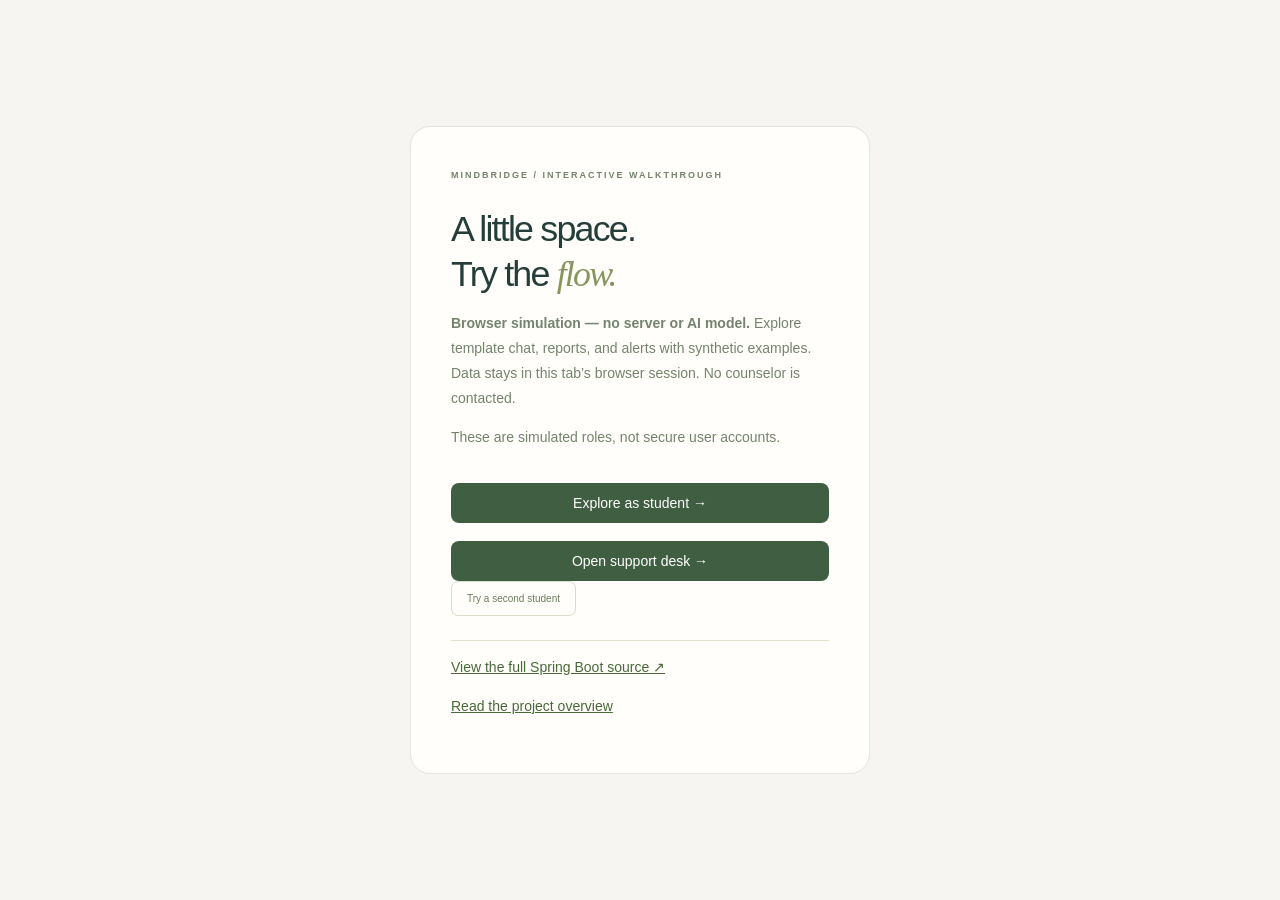
<file: demo/index.html>
<!doctype html><html lang="en"><head><meta charset="utf-8"><meta name="viewport" content="width=device-width,initial-scale=1"><title>MindBridge · Interactive browser demo</title><link rel="stylesheet" href="styles.css"><script defer src="roles.js"></script></head><body class="login-page"><section class="login-card"><p class="eyebrow">MINDBRIDGE / INTERACTIVE WALKTHROUGH</p><h1>A little space.<br>Try the <em>flow.</em></h1><p><strong>Browser simulation — no server or AI model.</strong> Explore template chat, reports, and alerts with synthetic examples. Data stays in this tab’s browser session. No counselor is contacted.</p><p>These are simulated roles, not secure user accounts.</p><button class="primary-button" data-role="student">Explore as student →</button><button class="primary-button" data-role="admin">Open support desk →</button><button class="subtle-button" data-role="student2">Try a second student</button><hr><p><a href="https://github.com/yundii/mindbridge">View the full Spring Boot source ↗</a></p><p><a href="https://yundiitao.netlify.app/projects/mindbridge.html">Read the project overview</a></p></section></body></html>
</file>
<file: demo/styles.css>
:root{--bg:#f6f5f1;--ink:#253e3a;--muted:#7a8781;--line:#e2e5dc;--green:#526f45;--lime:#e5edb2;--white:#fffefa}
*{box-sizing:border-box}
body{margin:0;background:var(--bg);color:var(--ink);font-family:'DM Sans',sans-serif;font-size:14px}
button,a,textarea{ -webkit-tap-highlight-color:transparent}
button{font:inherit;cursor:pointer}
button:disabled{opacity:.5;cursor:wait}
button:focus-visible,a:focus-visible,textarea:focus-visible{outline:2px solid var(--green);outline-offset:4px}
a{color:inherit;text-decoration:none}
.sidebar{position:fixed;inset:0 auto 0 0;width:252px;background:#efefe8;border-right:1px solid var(--line);padding:34px 23px;display:flex;flex-direction:column}
.brand{font:800 25px 'Manrope',sans-serif;letter-spacing:-1.4px;display:flex;align-items:center}
.brand-mark{display:inline-flex;position:relative;align-items:center;justify-content:center;background:var(--ink);color:var(--lime);height:34px;width:34px;border-radius:11px;margin-right:9px;font-size:25px}
.brand-mark span{font-size:14px;position:absolute;right:3px;top:-1px}
.brand-dot{color:#80935e}
.workspace-label{font-size:9px;letter-spacing:1.9px;color:#8c9488;margin:54px 10px 19px}
.nav-item{border:0;width:100%;display:flex;align-items:center;gap:13px;text-align:left;background:transparent;padding:15px 13px;margin-bottom:6px;border-radius:9px;font-size:12px;color:#748073}
.nav-item>span{font-size:21px;line-height:20px}
.nav-item i{font-size:10px;font-style:normal;margin-left:auto;opacity:.6}
.nav-item.selected{background:#dde5c6;color:#34472e;font-weight:650}
.sidebar-note{margin:auto 12px 55px}
.little-flower{color:#85995d;font-size:37px;margin-bottom:12px}
.sidebar-note h3{font:650 20px/1.4 'Manrope',sans-serif;letter-spacing:-.6px}
.sidebar-note p{font-size:12px;line-height:1.85;color:#83907c}
.local-status{display:flex;align-items:center;gap:11px;border-top:1px solid #dce0d4;padding-top:24px;font-size:11px}
.local-status small{display:block;color:#899280;margin-top:5px;font-size:10px}
.local-status>span:last-child{margin-left:auto;color:#899280}
.status-dot{display:inline-block;width:6px;height:6px;border-radius:50%;background:#749154}
main{margin-left:252px;padding:0 43px;max-width:1800px}
header{height:91px;border-bottom:1px solid var(--line);display:flex;align-items:center;justify-content:space-between;font-size:9px;font-weight:550;letter-spacing:1.5px;color:#879181}
.header-slash{margin:0 15px;color:#b8c0af}
.header-right{display:flex;gap:20px;align-items:center}
.demo-pill{padding:7px 12px;border:1px solid #dce1d4;border-radius:20px;font-size:8px;letter-spacing:1px}
.avatar{display:grid;place-items:center;border-radius:50%;background:#e5e8dc;height:33px;width:33px;color:#657658;font-size:12px}
.intro{display:flex;align-items:center;justify-content:space-between;gap:20px;padding:38px 0 28px}
.eyebrow{font-size:9px;letter-spacing:2px;color:#8b9776;font-weight:600;margin:0 0 13px}
h1{font:500 clamp(26px,2.8vw,40px)/1.25 'Manrope',sans-serif;letter-spacing:-1.8px;margin:0 0 12px}
h1 em{font-family:Georgia,serif;font-weight:400;color:#87955e}
.subtitle{font-size:12px;color:#869082;margin:0;line-height:1.8}
.subtle-button{background:transparent;border:1px solid #d7dece;padding:11px 15px;border-radius:7px;color:#6c7c60;font-size:10px;white-space:nowrap}
.main-grid{display:grid;grid-template-columns:minmax(330px,1fr) 266px;gap:22px}
.chat-panel{border:1px solid var(--line);border-radius:14px;background:var(--white);display:flex;flex-direction:column;min-height:590px;overflow:hidden}
.chat-heading{display:flex;align-items:center;gap:11px;padding:20px 25px;border-bottom:1px solid #eef0e9}
.assistant-icon{display:grid;place-items:center;width:36px;height:36px;background:#eef0dd;border-radius:50%;color:#7e8f54;font-size:24px}
.chat-heading strong{font-size:12px;font-weight:600;display:block}
.chat-heading>div>span{display:block;font-size:10px;color:#99a18f;margin-top:5px}
.available{margin-left:auto;font-size:9px;color:#889776;white-space:nowrap}
.available .status-dot{width:4px;height:4px;margin-right:4px}
.messages{padding:26px;flex:1;min-height:340px;max-height:490px;overflow:auto;scroll-behavior:smooth}
.welcome{padding:19px 14px 4px}
.welcome-label{color:#97a083;font-size:8px;font-weight:600;letter-spacing:1.7px}
.welcome h2{font:500 30px/1.35 'Manrope',sans-serif;letter-spacing:-1.1px;margin:16px 0 13px}
.welcome p{color:#95a08d;font-size:11px;line-height:1.8}
.suggestions{display:flex;flex-direction:column;gap:9px;max-width:335px;margin-top:24px}
.suggestions button{text-align:left;display:flex;justify-content:space-between;align-items:center;border:1px solid #e5e8dc;border-radius:7px;background:#f7f8f0;padding:12px 14px;color:#758366;font-size:10px}
.suggestions button:hover{background:#eef2db}
.suggestions span{color:#92a075}
#chat-form{padding:16px 22px 20px}
.input-wrap{border:1px solid #dce2d2;border-radius:10px;background:#f9faf4;display:flex;align-items:center;padding:11px 10px 10px 15px}
textarea{resize:none;border:none;background:transparent;flex:1;min-width:0;font:12px/1.7 'DM Sans',sans-serif;color:var(--ink);outline:none;padding:4px 0}
textarea::placeholder{color:#9da693}
#send{border:0;border-radius:8px;background:#3f5b41;color:#f3f7de;width:35px;height:35px;font-size:21px}
.composer-meta{display:flex;justify-content:space-between;gap:12px;font-size:8px;color:#a2aa97;margin-top:11px}
.right-column{display:flex;flex-direction:column;gap:18px}
.moment-card{position:relative;background:#e7edcf;border:1px solid #dce4bd;border-radius:13px;text-align:center;padding:22px 16px 20px;overflow:hidden}
.card-eyebrow{font-size:8px;letter-spacing:2px;color:#8a976c}
.moment-card h2{position:relative;font:500 26px/1.3 'Manrope',sans-serif;letter-spacing:-1px;margin:3px 0 12px}
.moment-card p{font-size:10px;line-height:1.8;color:#8c9777;margin:0}
.card-number{display:block;font-size:7px;letter-spacing:1.7px;color:#939e7d;margin-top:28px}
.plant-art{position:relative;width:160px;height:123px;margin:10px auto}
.plant-circle{position:absolute;bottom:7px;left:34px;border-radius:50%;width:94px;height:94px;background:#dbe4b9;z-index:0}
.stem{position:absolute;bottom:4px;left:81px;width:2px;height:99px;background:#7a8d53;transform:rotate(-8deg);z-index:2}
.leaf{position:absolute;z-index:2;background:#879b62;width:41px;height:22px;border-radius:3px 30px 3px 30px}
.l1{left:41px;top:35px;transform:rotate(26deg)}
.l2{left:81px;top:21px;transform:rotate(-50deg);background:#afbd82}
.l3{left:48px;top:70px;transform:rotate(19deg);background:#a5b77c}
.l4{left:82px;top:58px;transform:rotate(-42deg)}
.insight-card{background:#f0f1e8;border:1px solid #e0e4d4;border-radius:11px;padding:20px}
.card-title{display:flex;justify-content:space-between;font-size:11px;font-weight:600}
.card-title span{color:#a0ac88}
.insight-card p{font-size:10px;color:#94a081;line-height:1.8;margin:16px 0}
.text-button{background:transparent;border:0;border-top:1px solid #dce2ce;color:#81936a;display:flex;justify-content:space-between;width:100%;padding:14px 0 0;font-size:9px}
.disclaimer{display:flex;align-items:flex-start;gap:9px;max-width:840px;margin:19px 0 30px;color:#a1aa95}
.disclaimer>span{font-size:12px;margin-top:3px}
.disclaimer p{font-size:9px;line-height:1.8;margin:0}
footer{display:flex;justify-content:space-between;border-top:1px solid var(--line);padding:20px 0;color:#a3ac99;font-size:8px;letter-spacing:.3px}
footer span:first-child{letter-spacing:1.8px;font-size:7px}
.message{max-width:90%;padding:15px 17px;line-height:1.8;font-size:12px;white-space:pre-wrap;overflow-wrap:anywhere;border-radius:10px;margin-bottom:15px}
.message.assistant{background:#f0f3e5;color:#53644a}
.message.user{background:#435f49;color:#fafcef;margin-left:auto}
.message .message-label{display:block;font-size:8px;letter-spacing:1.4px;opacity:.65;margin-bottom:7px}
.message.failed{border:1px solid #b47158}
.risk-badge{display:inline-block;font-size:9px;border-radius:12px;background:#dfe9c9;color:#5b7140;padding:5px 9px;margin-top:15px}
.risk-badge.high{background:#f2dcd2;color:#8b4c39}
.insight-card dl{font-size:9px;display:grid;grid-template-columns:1fr 1fr;gap:10px;color:#8b967e}
.insight-card dd{margin:0;text-align:right;color:#5b6f4c;overflow-wrap:anywhere}
.source{font-size:9px;line-height:1.7;background:#e6ebda;border-radius:5px;padding:8px;margin:10px 0;color:#7c8c68}
.source small{display:block;color:#98a18c;font-size:8px}
.knowledge-grid{display:grid;grid-template-columns:repeat(2,1fr);gap:20px;margin:10px 0 40px}
.resource{background:var(--white);border:1px solid var(--line);border-radius:12px;padding:28px}
.resource .resource-number{font:500 30px Georgia,serif;color:#99ab76}
.resource h2{font:550 20px 'Manrope',sans-serif;letter-spacing:-.6px}
.resource p{font-size:13px;line-height:1.9;color:#88937c}
.resource small{font-size:9px;color:#a0aa96}
.stats{display:grid;grid-template-columns:repeat(3,1fr);gap:18px;margin:8px 0 26px}
.stat{background:#eaf0dc;border:1px solid #dfe6cf;border-radius:10px;padding:24px}
.stat strong{font:500 34px 'Manrope',sans-serif;display:block}
.stat span{color:#829270;font-size:11px}
.alert-row{display:flex;align-items:center;gap:25px;border:1px solid var(--line);background:var(--white);border-radius:9px;padding:22px;margin-bottom:15px}
.alert-row div{flex:1}
.alert-row h3{font-size:12px;font-weight:550}
.alert-row p{font-size:10px;color:#99a18f;line-height:1.7}
.alert-row small{font-size:9px;letter-spacing:1px;color:#b27456}
.empty-state{padding:60px;text-align:center;color:#92a083;border:1px dashed #d1dac3;border-radius:10px;margin-bottom:40px}
#notice{position:fixed;bottom:24px;left:50%;transform:translateX(-50%);padding:14px 20px;border-radius:10px;background:#304c39;color:#fff;font-size:12px;max-width:90%;box-shadow:0 6px 28px #203b3220;z-index:10}
.sr-only{position:absolute;width:1px;height:1px;overflow:hidden;clip:rect(0,0,0,0)}
[hidden]{display:none!important}
@media(min-width:1500px){main{padding:0 65px}
.main-grid{grid-template-columns:minmax(330px,1fr) 300px}
.messages{max-height:560px}
.chat-panel{min-height:640px}
}
@media(max-width:1150px){.sidebar{width:215px;padding:30px 18px}
main{margin-left:215px;padding:0 26px}
.main-grid{grid-template-columns:minmax(300px,1fr) 230px;gap:16px}
.brand{font-size:22px}
.intro{align-items:flex-start}
.chat-heading{padding:18px}
.available{display:none}
.composer-meta span:last-child{display:none}
}
@media(max-width:900px){.sidebar{width:77px;padding:24px 13px}
.brand{font-size:0;letter-spacing:0}
.brand-mark{font-size:25px}
.brand-dot,.workspace-label,.sidebar-note,.local-status{display:none}
.nav-item{font-size:0;gap:0;margin-top:14px;padding:12px;justify-content:center}
.nav-item span{font-size:23px}
.nav-item i{display:none}
nav{margin-top:30px}
main{margin-left:77px;padding:0 24px}
.main-grid{grid-template-columns:minmax(260px,1fr) 230px}
#new-session{font-size:0}
#new-session:after{content:'＋';font-size:18px}
h1{font-size:30px}
}
@media(max-width:650px){.sidebar{position:static;width:auto;padding:16px 20px;flex-direction:row;justify-content:space-between;border-right:0;border-bottom:1px solid var(--line)}
.brand{font-size:20px;letter-spacing:-1px}
.brand-mark{width:29px;height:29px;font-size:21px}
.brand-dot{display:inline}
nav{margin:0;display:flex;gap:8px}
.nav-item{margin:0;padding:6px;width:32px}
.nav-item span{font-size:21px}
main{margin:0;padding:0 18px}
header{height:60px;font-size:7px;letter-spacing:1px}
.header-slash{margin:0 7px}
.header-right{gap:8px}
.avatar{display:none}
.intro{padding:28px 0 24px}
h1{font-size:27px;letter-spacing:-1.2px}
.subtitle{font-size:11px}
.eyebrow{font-size:8px}
.main-grid{grid-template-columns:1fr}
.right-column{display:block}
.moment-card{display:none}
.insight-card{margin-top:2px}
.chat-panel{min-height:540px}
.messages{padding:20px;max-height:430px}
.welcome{padding:18px 5px}
.welcome h2{font-size:27px}
.knowledge-grid{grid-template-columns:1fr}
.stats{gap:8px}
.stat{padding:15px}
.stat strong{font-size:25px}
.stat span{font-size:9px}
.alert-row{gap:12px;padding:15px;flex-wrap:wrap}
.disclaimer{margin-top:16px}
footer span:last-child{display:none}
}

.loading-profile main,.loading-profile .sidebar{visibility:hidden}
.login-page{min-height:100vh;display:grid;place-items:center;padding:24px}
.login-card{width:min(460px,100%);background:var(--white);padding:40px;border:1px solid var(--line);border-radius:20px}
.login-card h1{margin-top:24px}.login-card p{color:#74836e;line-height:1.8}
.login-card label,#knowledge-form label{display:block;margin:16px 0 7px;font-size:12px}
input,#knowledge-form textarea{display:block;width:100%;padding:12px;border:1px solid #cdd8c3;border-radius:7px;background:#fafbf6;color:var(--ink);font:14px 'DM Sans',sans-serif;margin-top:7px}
.primary-button{background:#405e42;color:white;padding:12px 20px;border:0;border-radius:8px;margin-top:18px}
.login-card .primary-button{width:100%}.login-card details{font-size:11px;line-height:1.9;margin-top:22px;color:#76836d}
#login-error{color:#964937;font-size:12px}.session-list{max-height:140px;overflow:auto;margin:12px 8px}.session-list button{display:block;border:0;background:transparent;color:#74836e;font-size:10px;padding:8px;width:100%;text-align:left}
#account-name{font-size:10px;letter-spacing:0}.desk-actions{display:flex;gap:18px;align-items:center;margin:20px 0}.desk-actions span{font-size:11px;color:#738465}
.section-heading{font:550 18px 'Manrope',sans-serif;margin:25px 0 15px}.report-card{background:var(--white);border:1px solid var(--line);border-radius:10px;padding:22px;margin-bottom:14px}
.report-card h3{font-size:13px;margin:0 0 10px}.report-card p{font-size:12px;line-height:1.8;white-space:pre-wrap;overflow-wrap:anywhere;color:#64735c}.report-card small{display:block;font-size:10px;color:#79886e;line-height:1.9}.report-card .error{color:#9a563f}.report-card button{margin-top:10px}
#knowledge-form{margin-bottom:24px}#knowledge-form textarea{min-height:120px}.resource button{margin-right:10px}
@media(max-width:900px){.session-list{display:none}.header-right{gap:8px}#account-name{font-size:9px}.desk-actions{flex-wrap:wrap}}
@media(max-width:650px){.login-card{padding:28px}header{flex-wrap:wrap;height:auto;min-height:75px;padding:14px 0;gap:12px}.header-right .demo-pill{display:none}.header-right .subtle-button{padding:6px 8px} .nav-item[hidden]{display:none}}
.demo-banner{position:sticky;top:0;z-index:100;background:#e8efcd;border-bottom:1px solid #a9ba83;padding:12px 22px;display:flex;align-items:center;gap:14px;flex-wrap:wrap;font-size:12px;min-height:70px}.demo-banner span{flex:1}.demo-banner a,.demo-banner button{font:inherit;color:#365238}.demo-banner button{border:1px solid #a9ba83;border-radius:5px;background:transparent;padding:6px}.sidebar{top:70px}.login-card a{color:#49693a;text-decoration:underline}.login-card hr{border:0;border-top:1px solid #dce3cc;margin-top:24px}#failure-note{font-size:12px;color:#76573a}@media(max-width:650px){.demo-banner{position:static;gap:8px;padding:12px 18px}.demo-banner span{flex-basis:100%}.sidebar{top:auto}}
</file>
